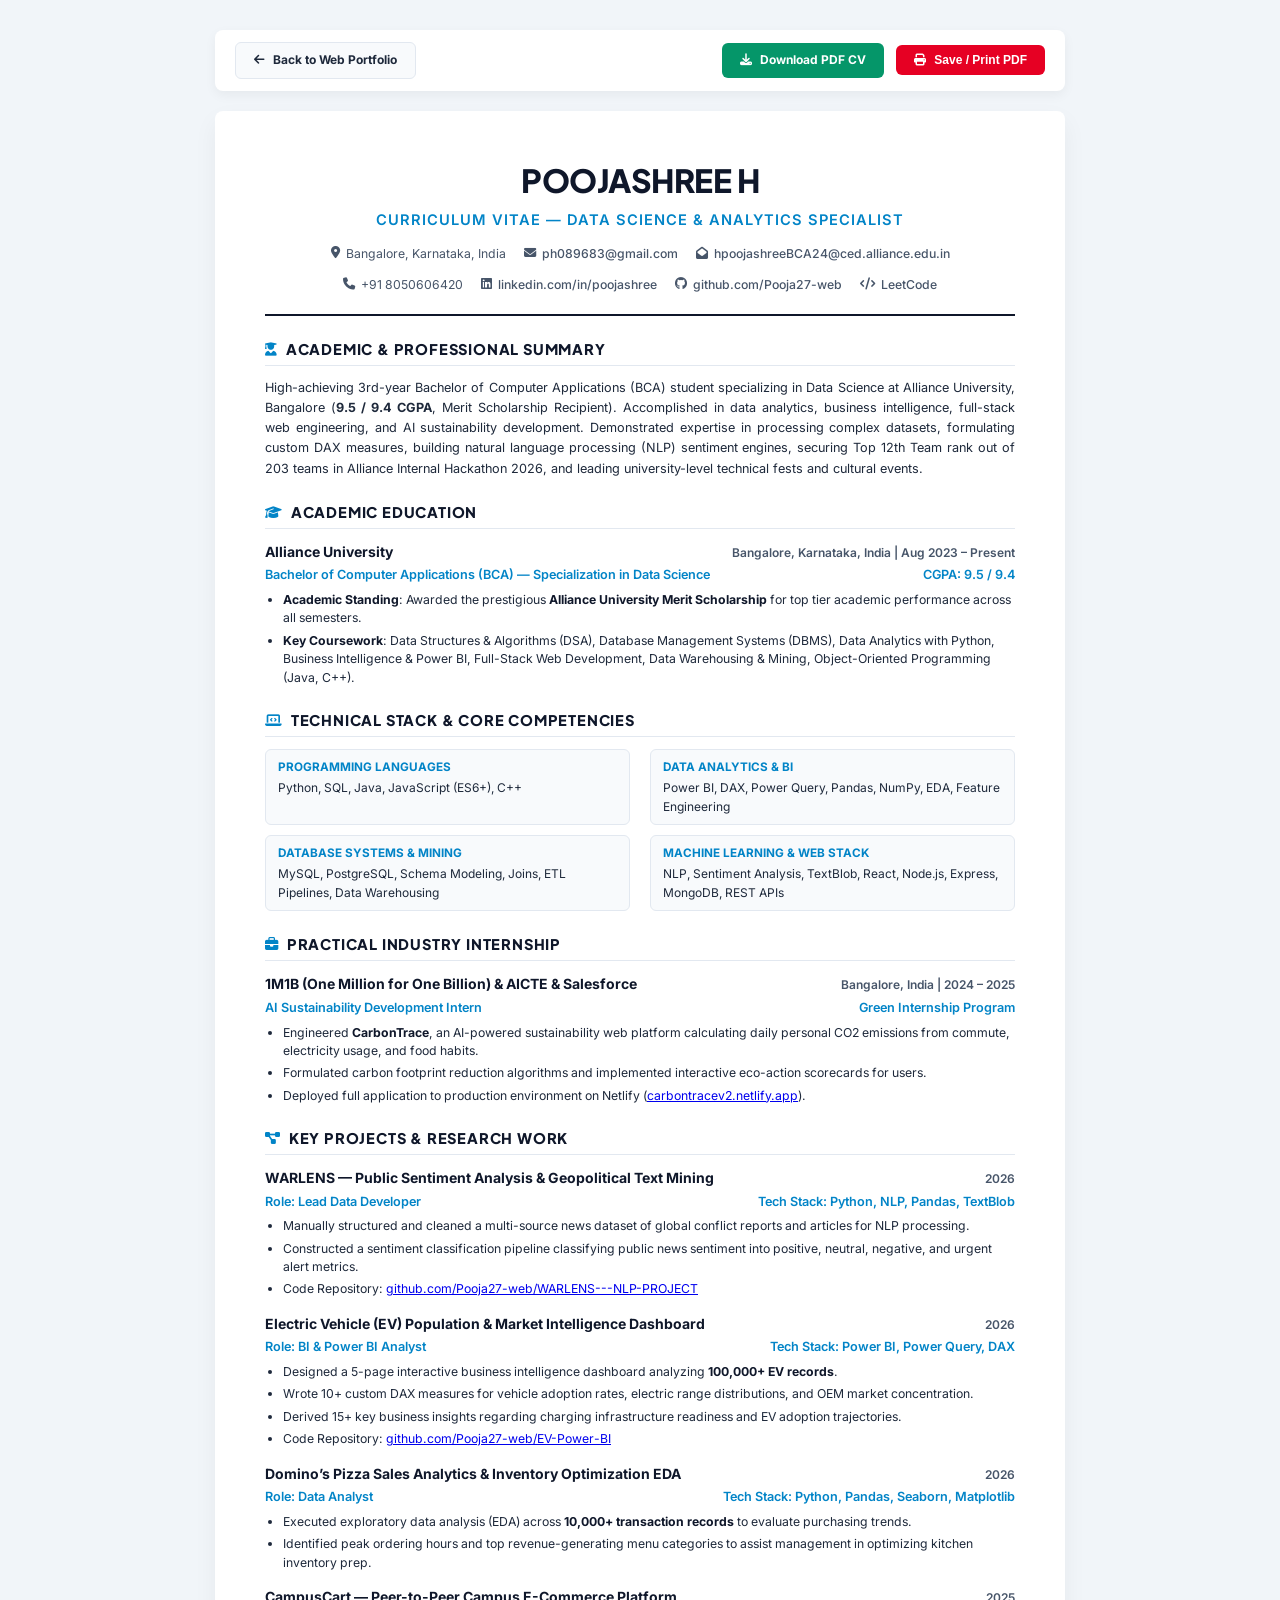
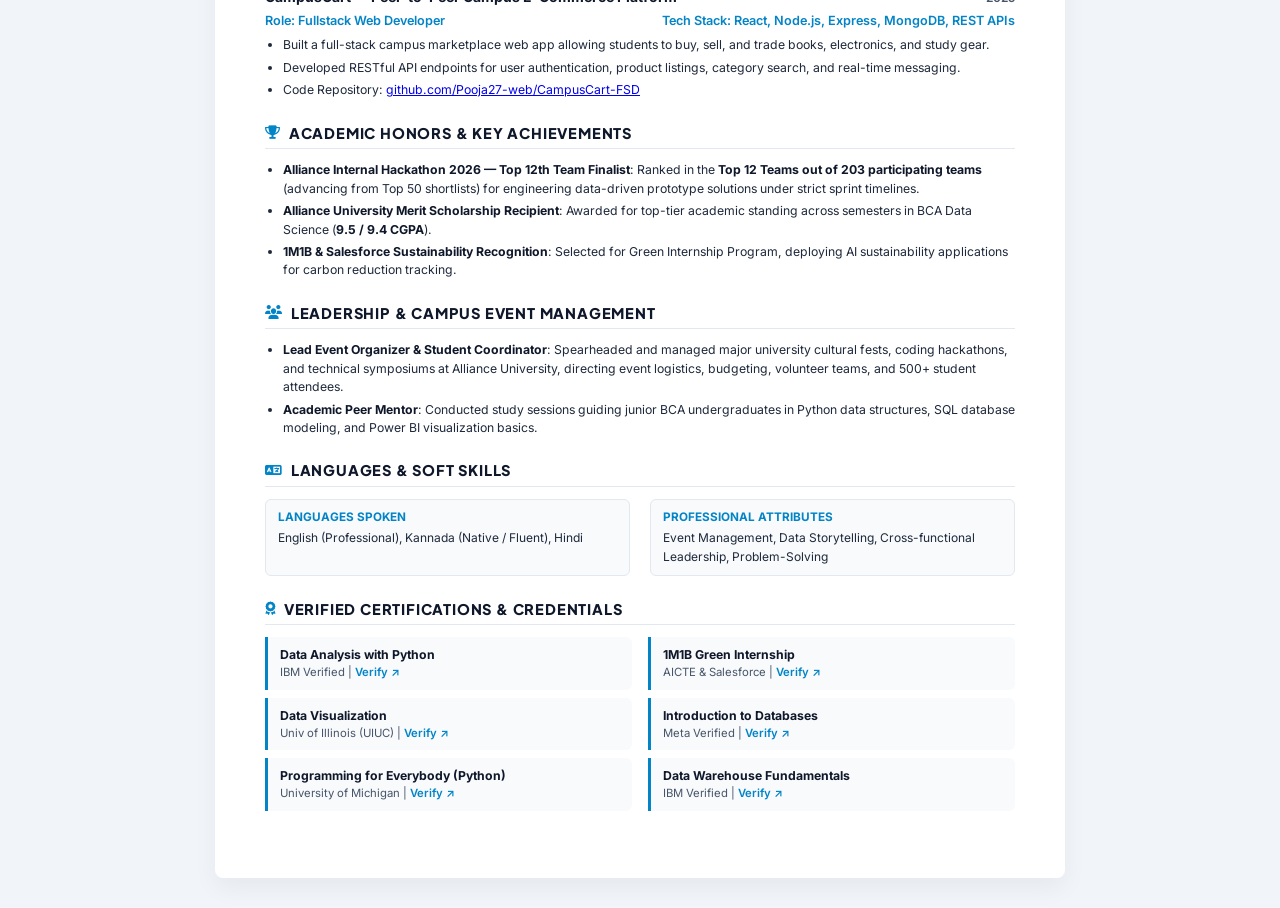
<file: cv.html>
<!DOCTYPE html>
<html lang="en">
<head>
  <meta charset="UTF-8">
  <meta name="viewport" content="width=device-width, initial-scale=1.0">
  <title>Poojashree H — Curriculum Vitae (CV)</title>
  <link rel="preconnect" href="https://fonts.googleapis.com">
  <link rel="preconnect" href="https://fonts.gstatic.com" crossorigin>
  <link href="https://fonts.googleapis.com/css2?family=Plus+Jakarta+Sans:wght@400;500;600;700;800&family=Inter:wght@400;500;600;700&display=swap" rel="stylesheet">
  <link rel="stylesheet" href="https://cdnjs.cloudflare.com/ajax/libs/font-awesome/6.4.0/css/all.min.css">
  <style>
    :root {
      --primary: #0F172A;
      --accent: #0284C7;
      --text: #1E293B;
      --muted: #475569;
      --bg-subtle: #F8FAFC;
      --border: #E2E8F0;
    }

    * { box-sizing: border-box; margin: 0; padding: 0; }

    body {
      font-family: 'Inter', system-ui, -apple-system, sans-serif;
      color: var(--text);
      background-color: #F1F5F9;
      line-height: 1.55;
      font-size: 9.5pt;
      padding: 30px 15px;
    }

    .cv-container {
      max-width: 850px;
      margin: 0 auto;
      background: #FFFFFF;
      padding: 45px 50px;
      border-radius: 8px;
      box-shadow: 0 10px 25px rgba(0, 0, 0, 0.05);
    }

    /* HEADER */
    .cv-header {
      border-bottom: 2px solid var(--primary);
      padding-bottom: 20px;
      margin-bottom: 22px;
      text-align: center;
    }

    .cv-name {
      font-family: 'Plus Jakarta Sans', sans-serif;
      font-size: 24pt;
      font-weight: 800;
      letter-spacing: -0.5px;
      color: var(--primary);
      text-transform: uppercase;
      margin-bottom: 4px;
    }

    .cv-subtitle {
      font-size: 11pt;
      font-weight: 600;
      color: var(--accent);
      margin-bottom: 12px;
      text-transform: uppercase;
      letter-spacing: 1px;
    }

    .cv-contact {
      display: flex;
      flex-wrap: wrap;
      justify-content: center;
      gap: 12px 18px;
      font-size: 9.2pt;
      color: var(--muted);
    }

    .cv-contact-item {
      display: flex;
      align-items: center;
      gap: 6px;
    }

    .cv-contact-item a {
      color: var(--muted);
      text-decoration: none;
      font-weight: 500;
    }

    .cv-contact-item a:hover {
      color: var(--accent);
    }

    /* SECTIONS */
    .section {
      margin-bottom: 22px;
    }

    .section-title {
      font-family: 'Plus Jakarta Sans', sans-serif;
      font-size: 11pt;
      font-weight: 800;
      color: var(--primary);
      text-transform: uppercase;
      letter-spacing: 0.8px;
      border-bottom: 1.5px solid var(--border);
      padding-bottom: 4px;
      margin-bottom: 12px;
      display: flex;
      align-items: center;
      gap: 8px;
    }

    .section-title i {
      color: var(--accent);
      font-size: 10pt;
    }

    /* SUMMARY */
    .summary-text {
      font-size: 9.5pt;
      color: var(--text);
      text-align: justify;
      line-height: 1.6;
    }

    /* EDUCATION & JOBS */
    .item-block {
      margin-bottom: 14px;
    }

    .item-header {
      display: flex;
      justify-content: space-between;
      align-items: baseline;
      margin-bottom: 3px;
    }

    .item-title {
      font-weight: 700;
      font-size: 10.5pt;
      color: var(--primary);
    }

    .item-location-date {
      font-size: 9pt;
      font-weight: 600;
      color: var(--muted);
    }

    .item-sub {
      display: flex;
      justify-content: space-between;
      font-size: 9.5pt;
      font-weight: 600;
      color: var(--accent);
      margin-bottom: 6px;
    }

    .bullet-list {
      list-style-type: disc;
      padding-left: 18px;
      font-size: 9.2pt;
      color: var(--text);
    }

    .bullet-list li {
      margin-bottom: 4px;
      line-height: 1.5;
    }

    .bullet-list li strong {
      color: var(--primary);
    }

    /* SKILLS GRID */
    .skills-grid {
      display: grid;
      grid-template-columns: 1fr 1fr;
      gap: 10px 20px;
    }

    .skill-cat {
      background: var(--bg-subtle);
      border: 1px solid var(--border);
      border-radius: 6px;
      padding: 8px 12px;
    }

    .skill-cat-title {
      font-size: 8.8pt;
      font-weight: 700;
      color: var(--accent);
      text-transform: uppercase;
      margin-bottom: 3px;
    }

    .skill-cat-body {
      font-size: 9pt;
      color: var(--text);
    }

    /* CERTS LIST */
    .certs-grid {
      display: grid;
      grid-template-columns: 1fr 1fr;
      gap: 8px 16px;
    }

    .cert-item {
      background: var(--bg-subtle);
      border-left: 3px solid var(--accent);
      padding: 8px 12px;
      border-radius: 0 6px 6px 0;
    }

    .cert-item-name {
      font-weight: 700;
      font-size: 9.2pt;
      color: var(--primary);
    }

    .cert-item-issuer {
      font-size: 8.5pt;
      color: var(--muted);
    }

    .cert-item a {
      color: var(--accent);
      text-decoration: none;
      font-weight: 600;
    }

    /* ACTION BAR */
    .no-print-bar {
      max-width: 850px;
      margin: 0 auto 20px auto;
      display: flex;
      justify-content: space-between;
      align-items: center;
      background: #FFFFFF;
      padding: 12px 20px;
      border-radius: 8px;
      box-shadow: 0 4px 12px rgba(0, 0, 0, 0.05);
    }

    .back-btn, .print-btn {
      display: inline-flex;
      align-items: center;
      gap: 8px;
      padding: 8px 18px;
      border-radius: 6px;
      font-weight: 700;
      font-size: 9pt;
      cursor: pointer;
      text-decoration: none;
      transition: all 0.2s ease;
    }

    .back-btn {
      background: var(--bg-subtle);
      border: 1px solid var(--border);
      color: var(--text);
    }

    .print-btn {
      background: #E60023;
      color: #FFFFFF;
      border: none;
    }

    .print-btn:hover {
      background: #CC001F;
    }

    /* PRINT STYLES */
    @media print {
      body {
        background: white;
        padding: 0;
      }
      .no-print-bar {
        display: none;
      }
      .cv-container {
        box-shadow: none;
        padding: 0;
        max-width: 100%;
      }
      @page {
        margin: 12mm 15mm;
      }
    }
  </style>
</head>
<body>

  <!-- Top Action Bar for web visitors -->
  <div class="no-print-bar">
    <a href="index.html" class="back-btn"><i class="fa-solid fa-arrow-left"></i> Back to Web Portfolio</a>
    <div>
      <a href="assets/Poojashree_H_Curriculum_Vitae.pdf" download class="back-btn" style="background:#059669; color:white; border:none; margin-right:8px;"><i class="fa-solid fa-download"></i> Download PDF CV</a>
      <button onclick="window.print()" class="print-btn"><i class="fa-solid fa-print"></i> Save / Print PDF</button>
    </div>
  </div>

  <div class="cv-container">
    
    <!-- HEADER -->
    <header class="cv-header">
      <h1 class="cv-name">Poojashree H</h1>
      <div class="cv-subtitle">Curriculum Vitae — Data Science & Analytics Specialist</div>
      <div class="cv-contact">
        <div class="cv-contact-item"><i class="fa-solid fa-location-dot"></i> Bangalore, Karnataka, India</div>
        <div class="cv-contact-item"><i class="fa-solid fa-envelope"></i> <a href="mailto:ph089683@gmail.com">ph089683@gmail.com</a></div>
        <div class="cv-contact-item"><i class="fa-solid fa-envelope-open"></i> <a href="mailto:hpoojashreeBCA24@ced.alliance.edu.in">hpoojashreeBCA24@ced.alliance.edu.in</a></div>
        <div class="cv-contact-item"><i class="fa-solid fa-phone"></i> +91 8050606420</div>
        <div class="cv-contact-item"><i class="fa-brands fa-linkedin"></i> <a href="https://www.linkedin.com/in/poojashree-harish-kumar-493073258/" target="_blank">linkedin.com/in/poojashree</a></div>
        <div class="cv-contact-item"><i class="fa-brands fa-github"></i> <a href="https://github.com/Pooja27-web" target="_blank">github.com/Pooja27-web</a></div>
        <div class="cv-contact-item"><i class="fa-solid fa-code"></i> <a href="https://leetcode.com/u/JAPOO_WEB_CODE/" target="_blank">LeetCode</a></div>
      </div>
    </header>

    <!-- EXECUTIVE SUMMARY -->
    <section class="section">
      <h2 class="section-title"><i class="fa-solid fa-user-graduate"></i> Academic & Professional Summary</h2>
      <p class="summary-text">
        High-achieving 3rd-year Bachelor of Computer Applications (BCA) student specializing in Data Science at Alliance University, Bangalore (<strong>9.5 / 9.4 CGPA</strong>, Merit Scholarship Recipient). Accomplished in data analytics, business intelligence, full-stack web engineering, and AI sustainability development. Demonstrated expertise in processing complex datasets, formulating custom DAX measures, building natural language processing (NLP) sentiment engines, securing Top 12th Team rank out of 203 teams in Alliance Internal Hackathon 2026, and leading university-level technical fests and cultural events.
      </p>
    </section>

    <!-- EDUCATION -->
    <section class="section">
      <h2 class="section-title"><i class="fa-solid fa-graduation-cap"></i> Academic Education</h2>
      <div class="item-block">
        <div class="item-header">
          <span class="item-title">Alliance University</span>
          <span class="item-location-date">Bangalore, Karnataka, India | Aug 2023 – Present</span>
        </div>
        <div class="item-sub">
          <span>Bachelor of Computer Applications (BCA) — Specialization in Data Science</span>
          <span>CGPA: 9.5 / 9.4</span>
        </div>
        <ul class="bullet-list">
          <li><strong>Academic Standing</strong>: Awarded the prestigious <strong>Alliance University Merit Scholarship</strong> for top tier academic performance across all semesters.</li>
          <li><strong>Key Coursework</strong>: Data Structures & Algorithms (DSA), Database Management Systems (DBMS), Data Analytics with Python, Business Intelligence & Power BI, Full-Stack Web Development, Data Warehousing & Mining, Object-Oriented Programming (Java, C++).</li>
        </ul>
      </div>
    </section>

    <!-- TECHNICAL SKILLS & STACK -->
    <section class="section">
      <h2 class="section-title"><i class="fa-solid fa-laptop-code"></i> Technical Stack & Core Competencies</h2>
      <div class="skills-grid">
        <div class="skill-cat">
          <div class="skill-cat-title">Programming Languages</div>
          <div class="skill-cat-body">Python, SQL, Java, JavaScript (ES6+), C++</div>
        </div>
        <div class="skill-cat">
          <div class="skill-cat-title">Data Analytics & BI</div>
          <div class="skill-cat-body">Power BI, DAX, Power Query, Pandas, NumPy, EDA, Feature Engineering</div>
        </div>
        <div class="skill-cat">
          <div class="skill-cat-title">Database Systems & Mining</div>
          <div class="skill-cat-body">MySQL, PostgreSQL, Schema Modeling, Joins, ETL Pipelines, Data Warehousing</div>
        </div>
        <div class="skill-cat">
          <div class="skill-cat-title">Machine Learning & Web Stack</div>
          <div class="skill-cat-body">NLP, Sentiment Analysis, TextBlob, React, Node.js, Express, MongoDB, REST APIs</div>
        </div>
      </div>
    </section>

    <!-- INTERNSHIP EXPERIENCE -->
    <section class="section">
      <h2 class="section-title"><i class="fa-solid fa-briefcase"></i> Practical Industry Internship</h2>
      <div class="item-block">
        <div class="item-header">
          <span class="item-title">1M1B (One Million for One Billion) & AICTE & Salesforce</span>
          <span class="item-location-date">Bangalore, India | 2024 – 2025</span>
        </div>
        <div class="item-sub">
          <span>AI Sustainability Development Intern</span>
          <span>Green Internship Program</span>
        </div>
        <ul class="bullet-list">
          <li>Engineered <strong>CarbonTrace</strong>, an AI-powered sustainability web platform calculating daily personal CO2 emissions from commute, electricity usage, and food habits.</li>
          <li>Formulated carbon footprint reduction algorithms and implemented interactive eco-action scorecards for users.</li>
          <li>Deployed full application to production environment on Netlify (<a href="https://carbontracev2.netlify.app/" target="_blank">carbontracev2.netlify.app</a>).</li>
        </ul>
      </div>
    </section>

    <!-- PROJECTS & ANALYTICAL RESEARCH -->
    <section class="section">
      <h2 class="section-title"><i class="fa-solid fa-diagram-project"></i> Key Projects & Research Work</h2>

      <div class="item-block">
        <div class="item-header">
          <span class="item-title">WARLENS — Public Sentiment Analysis & Geopolitical Text Mining</span>
          <span class="item-location-date">2026</span>
        </div>
        <div class="item-sub">
          <span>Role: Lead Data Developer</span>
          <span>Tech Stack: Python, NLP, Pandas, TextBlob</span>
        </div>
        <ul class="bullet-list">
          <li>Manually structured and cleaned a multi-source news dataset of global conflict reports and articles for NLP processing.</li>
          <li>Constructed a sentiment classification pipeline classifying public news sentiment into positive, neutral, negative, and urgent alert metrics.</li>
          <li>Code Repository: <a href="https://github.com/Pooja27-web/WARLENS---NLP-PROJECT" target="_blank">github.com/Pooja27-web/WARLENS---NLP-PROJECT</a></li>
        </ul>
      </div>

      <div class="item-block">
        <div class="item-header">
          <span class="item-title">Electric Vehicle (EV) Population & Market Intelligence Dashboard</span>
          <span class="item-location-date">2026</span>
        </div>
        <div class="item-sub">
          <span>Role: BI & Power BI Analyst</span>
          <span>Tech Stack: Power BI, Power Query, DAX</span>
        </div>
        <ul class="bullet-list">
          <li>Designed a 5-page interactive business intelligence dashboard analyzing <strong>100,000+ EV records</strong>.</li>
          <li>Wrote 10+ custom DAX measures for vehicle adoption rates, electric range distributions, and OEM market concentration.</li>
          <li>Derived 15+ key business insights regarding charging infrastructure readiness and EV adoption trajectories.</li>
          <li>Code Repository: <a href="https://github.com/Pooja27-web/Electric-Vehicle-Population-Data--Power-BI-" target="_blank">github.com/Pooja27-web/EV-Power-BI</a></li>
        </ul>
      </div>

      <div class="item-block">
        <div class="item-header">
          <span class="item-title">Domino’s Pizza Sales Analytics & Inventory Optimization EDA</span>
          <span class="item-location-date">2026</span>
        </div>
        <div class="item-sub">
          <span>Role: Data Analyst</span>
          <span>Tech Stack: Python, Pandas, Seaborn, Matplotlib</span>
        </div>
        <ul class="bullet-list">
          <li>Executed exploratory data analysis (EDA) across <strong>10,000+ transaction records</strong> to evaluate purchasing trends.</li>
          <li>Identified peak ordering hours and top revenue-generating menu categories to assist management in optimizing kitchen inventory prep.</li>
        </ul>
      </div>

      <div class="item-block">
        <div class="item-header">
          <span class="item-title">CampusCart — Peer-to-Peer Campus E-Commerce Platform</span>
          <span class="item-location-date">2025</span>
        </div>
        <div class="item-sub">
          <span>Role: Fullstack Web Developer</span>
          <span>Tech Stack: React, Node.js, Express, MongoDB, REST APIs</span>
        </div>
        <ul class="bullet-list">
          <li>Built a full-stack campus marketplace web app allowing students to buy, sell, and trade books, electronics, and study gear.</li>
          <li>Developed RESTful API endpoints for user authentication, product listings, category search, and real-time messaging.</li>
          <li>Code Repository: <a href="https://github.com/Pooja27-web/CampusCart-FSD" target="_blank">github.com/Pooja27-web/CampusCart-FSD</a></li>
        </ul>
      </div>

    </section>

    <!-- HONORS & ACADEMIC ACHIEVEMENTS -->
    <section class="section">
      <h2 class="section-title"><i class="fa-solid fa-trophy"></i> Academic Honors & Key Achievements</h2>
      <ul class="bullet-list">
        <li><strong>Alliance Internal Hackathon 2026 — Top 12th Team Finalist</strong>: Ranked in the <strong>Top 12 Teams out of 203 participating teams</strong> (advancing from Top 50 shortlists) for engineering data-driven prototype solutions under strict sprint timelines.</li>
        <li><strong>Alliance University Merit Scholarship Recipient</strong>: Awarded for top-tier academic standing across semesters in BCA Data Science (<strong>9.5 / 9.4 CGPA</strong>).</li>
        <li><strong>1M1B & Salesforce Sustainability Recognition</strong>: Selected for Green Internship Program, deploying AI sustainability applications for carbon reduction tracking.</li>
      </ul>
    </section>

    <!-- LEADERSHIP & CO-CURRICULAR -->
    <section class="section">
      <h2 class="section-title"><i class="fa-solid fa-users"></i> Leadership & Campus Event Management</h2>
      <ul class="bullet-list">
        <li><strong>Lead Event Organizer & Student Coordinator</strong>: Spearheaded and managed major university cultural fests, coding hackathons, and technical symposiums at Alliance University, directing event logistics, budgeting, volunteer teams, and 500+ student attendees.</li>
        <li><strong>Academic Peer Mentor</strong>: Conducted study sessions guiding junior BCA undergraduates in Python data structures, SQL database modeling, and Power BI visualization basics.</li>
      </ul>
    </section>

    <!-- LANGUAGES & PERSONAL COMPETENCIES -->
    <section class="section">
      <h2 class="section-title"><i class="fa-solid fa-language"></i> Languages & Soft Skills</h2>
      <div class="skills-grid">
        <div class="skill-cat">
          <div class="skill-cat-title">Languages Spoken</div>
          <div class="skill-cat-body">English (Professional), Kannada (Native / Fluent), Hindi</div>
        </div>
        <div class="skill-cat">
          <div class="skill-cat-title">Professional Attributes</div>
          <div class="skill-cat-body">Event Management, Data Storytelling, Cross-functional Leadership, Problem-Solving</div>
        </div>
      </div>
    </section>

    <!-- CERTIFICATIONS GALLERY -->
    <section class="section">
      <h2 class="section-title"><i class="fa-solid fa-award"></i> Verified Certifications & Credentials</h2>
      <div class="certs-grid">
        <div class="cert-item">
          <div class="cert-item-name">Data Analysis with Python</div>
          <div class="cert-item-issuer">IBM Verified | <a href="https://drive.google.com/file/d/1szQf0UYedSyGQvqtkGYZeWidbWFXowff/view?usp=sharing" target="_blank">Verify ↗</a></div>
        </div>
        <div class="cert-item">
          <div class="cert-item-name">1M1B Green Internship</div>
          <div class="cert-item-issuer">AICTE & Salesforce | <a href="https://drive.google.com/file/d/1_i7dfl61YzNl55rB3zCdNlJZaTsBYxIO/view?usp=sharing" target="_blank">Verify ↗</a></div>
        </div>
        <div class="cert-item">
          <div class="cert-item-name">Data Visualization</div>
          <div class="cert-item-issuer">Univ of Illinois (UIUC) | <a href="https://coursera.org/share/6212edd8b0e869bb4ef5cf46ab9398d5" target="_blank">Verify ↗</a></div>
        </div>
        <div class="cert-item">
          <div class="cert-item-name">Introduction to Databases</div>
          <div class="cert-item-issuer">Meta Verified | <a href="https://drive.google.com/file/d/1i7wUnd2KhPNAuzYLe9OFiE3HSS8W0gqe/view?usp=sharing" target="_blank">Verify ↗</a></div>
        </div>
        <div class="cert-item">
          <div class="cert-item-name">Programming for Everybody (Python)</div>
          <div class="cert-item-issuer">University of Michigan | <a href="https://coursera.org/share/b0cf48a02892358c4c31a46ca734e06a" target="_blank">Verify ↗</a></div>
        </div>
        <div class="cert-item">
          <div class="cert-item-name">Data Warehouse Fundamentals</div>
          <div class="cert-item-issuer">IBM Verified | <a href="https://www.coursera.org/account/accomplishments/certificate/Q9G4VKRBZ4YW" target="_blank">Verify ↗</a></div>
        </div>
      </div>
    </section>

  </div>

</body>
</html>
</file>
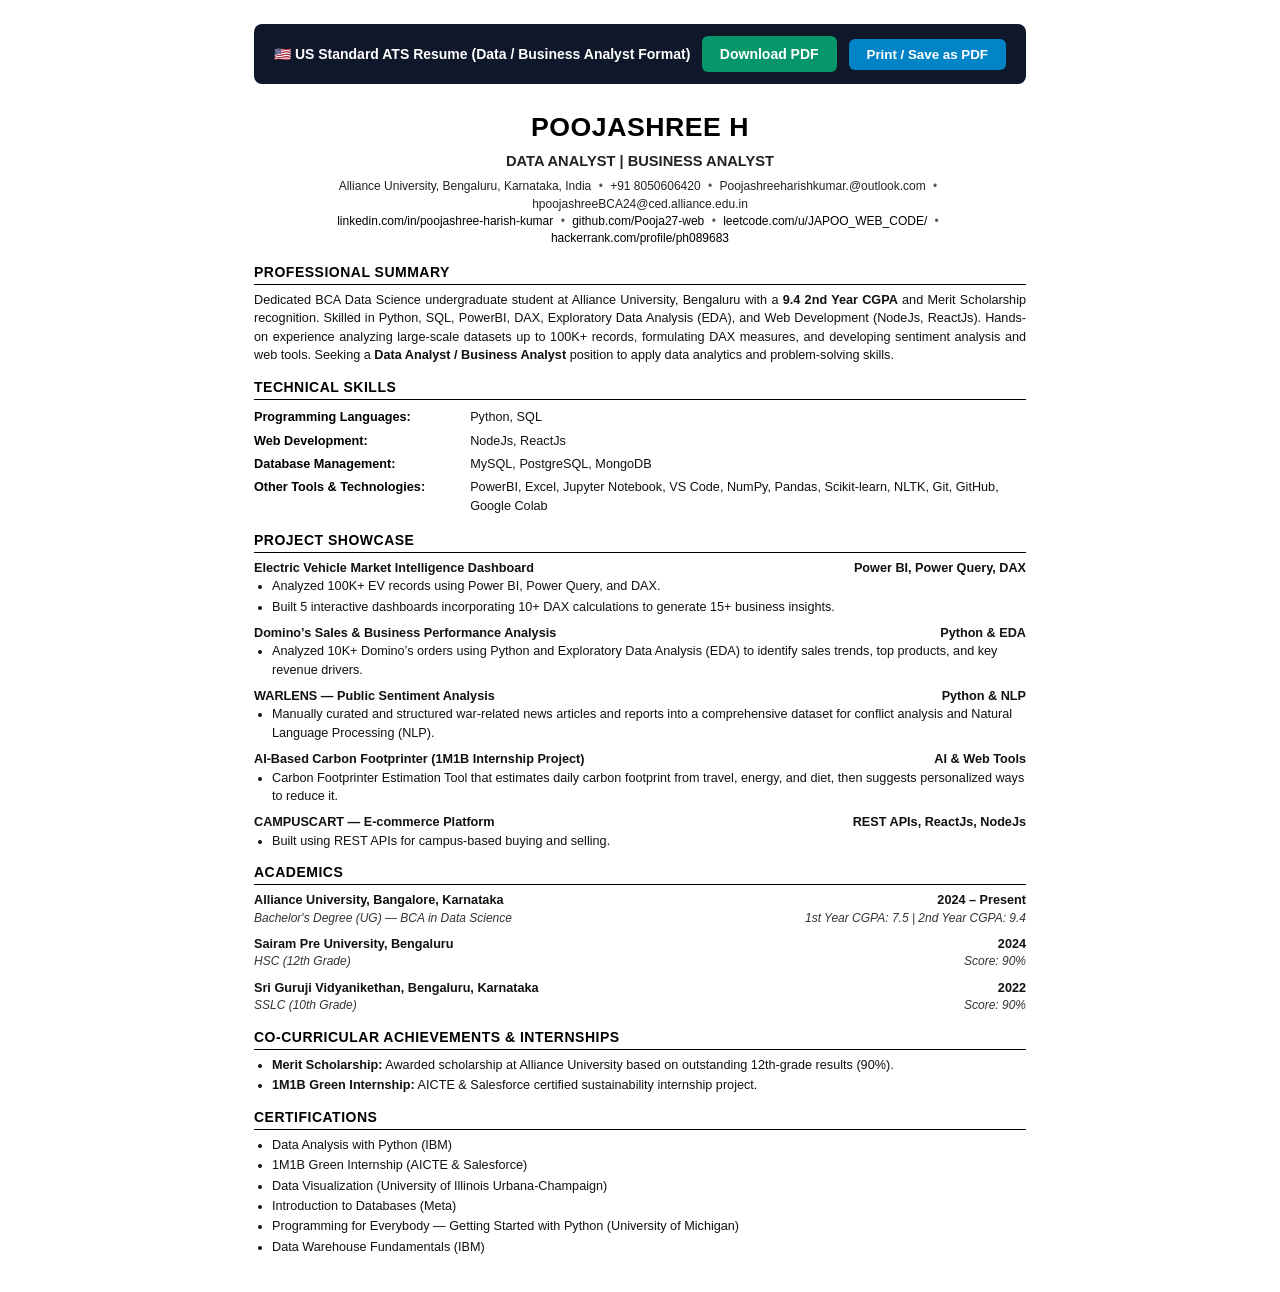
<file: Poojashree_H_American_ATS_Resume.html>
<!DOCTYPE html>
<html lang="en">
<head>
  <meta charset="UTF-8">
  <meta name="viewport" content="width=device-width, initial-scale=1.0">
  <title>Poojashree H - Data Analyst / Business Analyst Resume (US ATS Format)</title>
  <style>
    /* ==========================================================================
       AMERICAN ATS STANDARD RESUME FORMAT (EXACT PDF PROFILE MATCH)
       ========================================================================== */
    @page { size: letter; margin: 0.6in; }
    
    * { margin: 0; padding: 0; box-sizing: border-box; }
    
    body {
      font-family: Arial, "Helvetica Neue", Helvetica, sans-serif;
      color: #111111;
      background: #FFFFFF;
      line-height: 1.45;
      font-size: 10pt;
      padding: 24px;
      max-width: 820px;
      margin: 0 auto;
    }

    @media print {
      body { padding: 0; width: 100%; }
      .no-print { display: none !important; }
    }

    .top-action-bar {
      background: #0F172A;
      color: #FFFFFF;
      padding: 12px 20px;
      border-radius: 8px;
      margin-bottom: 24px;
      display: flex;
      justify-content: space-between;
      align-items: center;
      font-family: Arial, sans-serif;
      font-size: 14px;
    }

    .btn-print {
      background: #0284C7;
      color: white;
      border: none;
      padding: 8px 18px;
      border-radius: 6px;
      font-weight: bold;
      cursor: pointer;
    }

    /* Header */
    .header { text-align: center; margin-bottom: 14px; }
    .name { font-size: 20pt; font-weight: bold; text-transform: uppercase; letter-spacing: 0.5px; color: #000000; margin-bottom: 4px; }
    .target-title { font-size: 11pt; font-weight: bold; color: #222222; margin-bottom: 6px; text-transform: uppercase; }
    .contact-line { font-size: 9pt; color: #222222; }
    .contact-line a { color: #000000; text-decoration: none; }
    .sep { margin: 0 4px; color: #555555; }

    /* Section Headings */
    .section { margin-bottom: 12px; }
    .section-header {
      font-size: 10.5pt;
      font-weight: bold;
      text-transform: uppercase;
      border-bottom: 1.5px solid #000000;
      padding-bottom: 2px;
      margin-bottom: 6px;
      letter-spacing: 0.5px;
      color: #000000;
    }

    /* Summary */
    .summary-p { font-size: 9.5pt; text-align: justify; color: #111111; }

    /* Skills Table */
    .skills-table { width: 100%; border-collapse: collapse; font-size: 9.5pt; }
    .skills-table td { padding: 2.5px 0; vertical-align: top; }
    .skill-cat { font-weight: bold; width: 28%; color: #000000; }

    /* Entries */
    .entry { margin-bottom: 8px; }
    .entry-header { display: flex; justify-content: space-between; font-weight: bold; font-size: 9.5pt; }
    .entry-sub { display: flex; justify-content: space-between; font-style: italic; font-size: 9pt; color: #333333; margin-bottom: 2px; }
    .bullets { margin-left: 18px; font-size: 9.5pt; }
    .bullets li { margin-bottom: 2px; }

    .cert-list { font-size: 9.5pt; margin-left: 18px; }
    .cert-list li { margin-bottom: 2px; }
  </style>
</head>
<body>

  <!-- Print Instruction Bar -->
  <div class="top-action-bar no-print">
    <span>🇺🇸 <strong>US Standard ATS Resume (Data / Business Analyst Format)</strong></span>
    <div>
      <a href="assets/Poojashree_H_American_ATS_Resume.pdf" download class="btn-print" style="text-decoration:none; display:inline-block; margin-right:8px; background:#059669;">Download PDF</a>
      <button class="btn-print" onclick="window.print()">Print / Save as PDF</button>
    </div>
  </div>

  <!-- Header Section -->
  <header class="header">
    <h1 class="name">Poojashree H</h1>
    <div class="target-title">Data Analyst | Business Analyst</div>
    <div class="contact-line">
      Alliance University, Bengaluru, Karnataka, India <span class="sep">•</span> 
      +91 8050606420 <span class="sep">•</span> 
      Poojashreeharishkumar.@outlook.com <span class="sep">•</span> 
      hpoojashreeBCA24@ced.alliance.edu.in <br>
      <a href="https://linkedin.com/in/poojashree-harish-kumar" target="_blank">linkedin.com/in/poojashree-harish-kumar</a> <span class="sep">•</span>
      <a href="https://github.com/Pooja27-web" target="_blank">github.com/Pooja27-web</a> <span class="sep">•</span>
      <a href="https://leetcode.com/u/JAPOO_WEB_CODE/" target="_blank">leetcode.com/u/JAPOO_WEB_CODE/</a> <span class="sep">•</span>
      <a href="https://www.hackerrank.com/profile/ph089683" target="_blank">hackerrank.com/profile/ph089683</a>
    </div>
  </header>

  <!-- Professional Summary -->
  <section class="section">
    <h2 class="section-header">Professional Summary</h2>
    <p class="summary-p">
      Dedicated BCA Data Science undergraduate student at Alliance University, Bengaluru with a <strong>9.4 2nd Year CGPA</strong> and Merit Scholarship recognition. Skilled in Python, SQL, PowerBI, DAX, Exploratory Data Analysis (EDA), and Web Development (NodeJs, ReactJs). Hands-on experience analyzing large-scale datasets up to 100K+ records, formulating DAX measures, and developing sentiment analysis and web tools. Seeking a <strong>Data Analyst / Business Analyst</strong> position to apply data analytics and problem-solving skills.
    </p>
  </section>

  <!-- Technical Skills -->
  <section class="section">
    <h2 class="section-header">Technical Skills</h2>
    <table class="skills-table">
      <tr>
        <td class="skill-cat">Programming Languages:</td>
        <td>Python, SQL</td>
      </tr>
      <tr>
        <td class="skill-cat">Web Development:</td>
        <td>NodeJs, ReactJs</td>
      </tr>
      <tr>
        <td class="skill-cat">Database Management:</td>
        <td>MySQL, PostgreSQL, MongoDB</td>
      </tr>
      <tr>
        <td class="skill-cat">Other Tools & Technologies:</td>
        <td>PowerBI, Excel, Jupyter Notebook, VS Code, NumPy, Pandas, Scikit-learn, NLTK, Git, GitHub, Google Colab</td>
      </tr>
    </table>
  </section>

  <!-- Project Showcase -->
  <section class="section">
    <h2 class="section-header">Project Showcase</h2>

    <!-- Project 1 -->
    <div class="entry">
      <div class="entry-header">
        <span>Electric Vehicle Market Intelligence Dashboard</span>
        <span>Power BI, Power Query, DAX</span>
      </div>
      <ul class="bullets">
        <li>Analyzed 100K+ EV records using Power BI, Power Query, and DAX.</li>
        <li>Built 5 interactive dashboards incorporating 10+ DAX calculations to generate 15+ business insights.</li>
      </ul>
    </div>

    <!-- Project 2 -->
    <div class="entry">
      <div class="entry-header">
        <span>Domino’s Sales & Business Performance Analysis</span>
        <span>Python & EDA</span>
      </div>
      <ul class="bullets">
        <li>Analyzed 10K+ Domino’s orders using Python and Exploratory Data Analysis (EDA) to identify sales trends, top products, and key revenue drivers.</li>
      </ul>
    </div>

    <!-- Project 3 -->
    <div class="entry">
      <div class="entry-header">
        <span>WARLENS — Public Sentiment Analysis</span>
        <span>Python & NLP</span>
      </div>
      <ul class="bullets">
        <li>Manually curated and structured war-related news articles and reports into a comprehensive dataset for conflict analysis and Natural Language Processing (NLP).</li>
      </ul>
    </div>

    <!-- Project 4 -->
    <div class="entry">
      <div class="entry-header">
        <span>AI-Based Carbon Footprinter (1M1B Internship Project)</span>
        <span>AI & Web Tools</span>
      </div>
      <ul class="bullets">
        <li>Carbon Footprinter Estimation Tool that estimates daily carbon footprint from travel, energy, and diet, then suggests personalized ways to reduce it.</li>
      </ul>
    </div>

    <!-- Project 5 -->
    <div class="entry">
      <div class="entry-header">
        <span>CAMPUSCART — E-commerce Platform</span>
        <span>REST APIs, ReactJs, NodeJs</span>
      </div>
      <ul class="bullets">
        <li>Built using REST APIs for campus-based buying and selling.</li>
      </ul>
    </div>
  </section>

  <!-- Education -->
  <section class="section">
    <h2 class="section-header">Academics</h2>

    <div class="entry">
      <div class="entry-header">
        <span>Alliance University, Bangalore, Karnataka</span>
        <span>2024 – Present</span>
      </div>
      <div class="entry-sub">
        <span>Bachelor's Degree (UG) — BCA in Data Science</span>
        <span>1st Year CGPA: 7.5 | 2nd Year CGPA: 9.4</span>
      </div>
    </div>

    <div class="entry">
      <div class="entry-header">
        <span>Sairam Pre University, Bengaluru</span>
        <span>2024</span>
      </div>
      <div class="entry-sub">
        <span>HSC (12th Grade)</span>
        <span>Score: 90%</span>
      </div>
    </div>

    <div class="entry">
      <div class="entry-header">
        <span>Sri Guruji Vidyanikethan, Bengaluru, Karnataka</span>
        <span>2022</span>
      </div>
      <div class="entry-sub">
        <span>SSLC (10th Grade)</span>
        <span>Score: 90%</span>
      </div>
    </div>
  </section>

  <!-- Co-Curricular Achievements & Internships -->
  <section class="section">
    <h2 class="section-header">Co-Curricular Achievements & Internships</h2>
    <ul class="bullets">
      <li><strong>Merit Scholarship:</strong> Awarded scholarship at Alliance University based on outstanding 12th-grade results (90%).</li>
      <li><strong>1M1B Green Internship:</strong> AICTE & Salesforce certified sustainability internship project.</li>
    </ul>
  </section>

  <!-- Certifications -->
  <section class="section">
    <h2 class="section-header">Certifications</h2>
    <ul class="cert-list">
      <li>Data Analysis with Python (IBM)</li>
      <li>1M1B Green Internship (AICTE & Salesforce)</li>
      <li>Data Visualization (University of Illinois Urbana-Champaign)</li>
      <li>Introduction to Databases (Meta)</li>
      <li>Programming for Everybody — Getting Started with Python (University of Michigan)</li>
      <li>Data Warehouse Fundamentals (IBM)</li>
    </ul>
  </section>

</body>
</html>
</file>
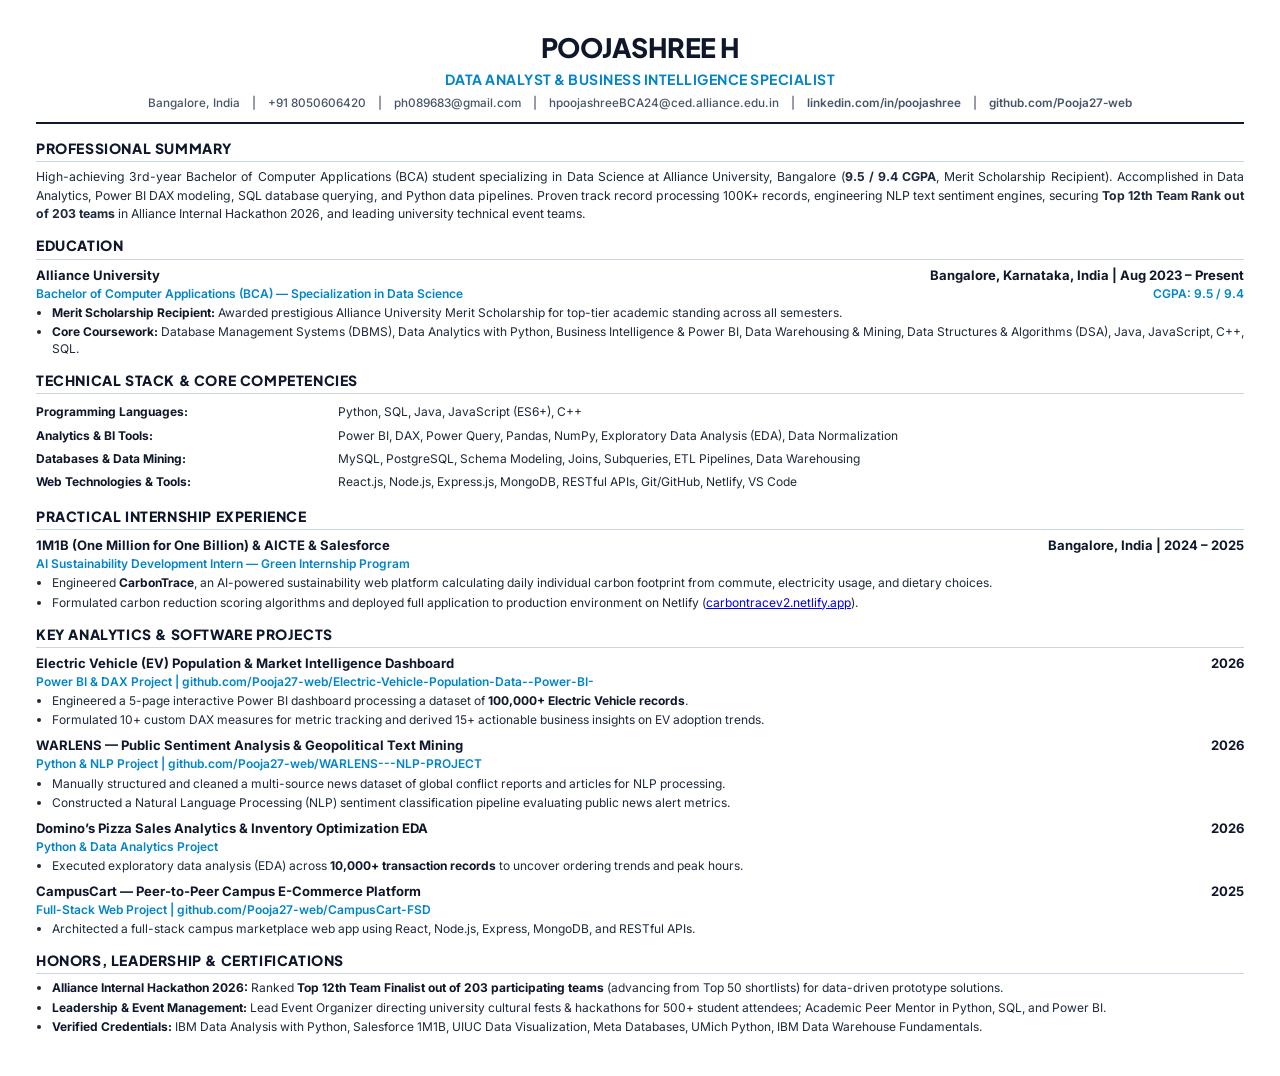
<file: resume.html>
<!DOCTYPE html>
<html lang="en">
<head>
  <meta charset="UTF-8">
  <meta name="viewport" content="width=device-width, initial-scale=1.0">
  <title>Poojashree H — Data Analyst ATS Resume</title>
  <link rel="preconnect" href="https://fonts.googleapis.com">
  <link rel="preconnect" href="https://fonts.gstatic.com" crossorigin>
  <link href="https://fonts.googleapis.com/css2?family=Plus+Jakarta+Sans:wght@400;500;600;700;800&family=Inter:wght@400;500;600;700&display=swap" rel="stylesheet">
  <style>
    :root {
      --primary: #0F172A;
      --accent: #0284C7;
      --text: #1E293B;
      --muted: #475569;
      --border: #CBD5E1;
    }
    * { box-sizing: border-box; margin: 0; padding: 0; }
    body {
      font-family: 'Inter', system-ui, -apple-system, sans-serif;
      color: var(--text);
      background-color: #FFFFFF;
      line-height: 1.45;
      font-size: 9.5pt;
      padding: 28px 36px;
    }
    
    .header { text-align: center; border-bottom: 2px solid var(--primary); padding-bottom: 10px; margin-bottom: 14px; }
    .name { font-family: 'Plus Jakarta Sans', sans-serif; font-size: 20pt; font-weight: 800; text-transform: uppercase; letter-spacing: -0.5px; color: var(--primary); }
    .role-title { font-family: 'Plus Jakarta Sans', sans-serif; font-size: 10.5pt; font-weight: 700; color: var(--accent); text-transform: uppercase; margin: 2px 0 6px 0; letter-spacing: 0.5px; }
    .contact-bar { font-size: 8.8pt; color: var(--muted); display: flex; flex-wrap: wrap; justify-content: center; gap: 6px 12px; font-weight: 500; }
    .contact-bar a { color: var(--muted); text-decoration: none; font-weight: 600; }
    .contact-bar a:hover { color: var(--accent); }

    .section { margin-bottom: 12px; }
    .section-title {
      font-family: 'Plus Jakarta Sans', sans-serif;
      font-size: 10.5pt;
      font-weight: 800;
      color: var(--primary);
      text-transform: uppercase;
      letter-spacing: 0.6px;
      border-bottom: 1.5px solid var(--border);
      padding-bottom: 3px;
      margin-bottom: 6px;
    }

    .summary-text { font-size: 9.2pt; color: var(--text); text-align: justify; line-height: 1.5; }

    .item { margin-bottom: 7px; }
    .item-header { display: flex; justify-content: space-between; font-weight: 700; font-size: 9.8pt; color: var(--primary); }
    .item-sub { display: flex; justify-content: space-between; font-size: 9pt; font-weight: 600; color: var(--accent); margin-bottom: 3px; }

    .bullets { list-style-type: disc; padding-left: 16px; font-size: 9pt; color: var(--text); }
    .bullets li { margin-bottom: 2.5px; line-height: 1.4; }
    .bullets li strong { color: var(--primary); }

    .skills-table { width: 100%; border-collapse: collapse; font-size: 9pt; }
    .skills-table td { padding: 3px 0; vertical-align: top; }
    .skills-table td.lbl { font-weight: 700; color: var(--primary); width: 25%; }

    @page { size: letter; margin: 10mm 12mm; }
    @media print {
      body { padding: 0; background: white; }
    }
  </style>
</head>
<body>

  <header class="header">
    <h1 class="name">Poojashree H</h1>
    <div class="role-title">Data Analyst & Business Intelligence Specialist</div>
    <div class="contact-bar">
      <span>Bangalore, India</span> |
      <span>+91 8050606420</span> |
      <span>ph089683@gmail.com</span> |
      <span>hpoojashreeBCA24@ced.alliance.edu.in</span> |
      <a href="https://www.linkedin.com/in/poojashree-harish-kumar-493073258/" target="_blank">linkedin.com/in/poojashree</a> |
      <a href="https://github.com/Pooja27-web" target="_blank">github.com/Pooja27-web</a>
    </div>
  </header>

  <!-- PROFESSIONAL SUMMARY -->
  <section class="section">
    <div class="section-title">Professional Summary</div>
    <p class="summary-text">
      High-achieving 3rd-year Bachelor of Computer Applications (BCA) student specializing in Data Science at Alliance University, Bangalore (<strong>9.5 / 9.4 CGPA</strong>, Merit Scholarship Recipient). Accomplished in Data Analytics, Power BI DAX modeling, SQL database querying, and Python data pipelines. Proven track record processing 100K+ records, engineering NLP text sentiment engines, securing <strong>Top 12th Team Rank out of 203 teams</strong> in Alliance Internal Hackathon 2026, and leading university technical event teams.
    </p>
  </section>

  <!-- EDUCATION -->
  <section class="section">
    <div class="section-title">Education</div>
    <div class="item">
      <div class="item-header">
        <span>Alliance University</span>
        <span>Bangalore, Karnataka, India | Aug 2023 – Present</span>
      </div>
      <div class="item-sub">
        <span>Bachelor of Computer Applications (BCA) — Specialization in Data Science</span>
        <span>CGPA: 9.5 / 9.4</span>
      </div>
      <ul class="bullets">
        <li><strong>Merit Scholarship Recipient:</strong> Awarded prestigious Alliance University Merit Scholarship for top-tier academic standing across all semesters.</li>
        <li><strong>Core Coursework:</strong> Database Management Systems (DBMS), Data Analytics with Python, Business Intelligence & Power BI, Data Warehousing & Mining, Data Structures & Algorithms (DSA), Java, JavaScript, C++, SQL.</li>
      </ul>
    </div>
  </section>

  <!-- TECHNICAL SKILLS -->
  <section class="section">
    <div class="section-title">Technical Stack & Core Competencies</div>
    <table class="skills-table">
      <tr>
        <td class="lbl">Programming Languages:</td>
        <td>Python, SQL, Java, JavaScript (ES6+), C++</td>
      </tr>
      <tr>
        <td class="lbl">Analytics & BI Tools:</td>
        <td>Power BI, DAX, Power Query, Pandas, NumPy, Exploratory Data Analysis (EDA), Data Normalization</td>
      </tr>
      <tr>
        <td class="lbl">Databases & Data Mining:</td>
        <td>MySQL, PostgreSQL, Schema Modeling, Joins, Subqueries, ETL Pipelines, Data Warehousing</td>
      </tr>
      <tr>
        <td class="lbl">Web Technologies & Tools:</td>
        <td>React.js, Node.js, Express.js, MongoDB, RESTful APIs, Git/GitHub, Netlify, VS Code</td>
      </tr>
    </table>
  </section>

  <!-- INTERNSHIP -->
  <section class="section">
    <div class="section-title">Practical Internship Experience</div>
    <div class="item">
      <div class="item-header">
        <span>1M1B (One Million for One Billion) & AICTE & Salesforce</span>
        <span>Bangalore, India | 2024 – 2025</span>
      </div>
      <div class="item-sub">
        <span>AI Sustainability Development Intern — Green Internship Program</span>
      </div>
      <ul class="bullets">
        <li>Engineered <strong>CarbonTrace</strong>, an AI-powered sustainability web platform calculating daily individual carbon footprint from commute, electricity usage, and dietary choices.</li>
        <li>Formulated carbon reduction scoring algorithms and deployed full application to production environment on Netlify (<a href="https://carbontracev2.netlify.app/" target="_blank">carbontracev2.netlify.app</a>).</li>
      </ul>
    </div>
  </section>

  <!-- PROJECTS -->
  <section class="section">
    <div class="section-title">Key Analytics & Software Projects</div>
    
    <div class="item">
      <div class="item-header">
        <span>Electric Vehicle (EV) Population & Market Intelligence Dashboard</span>
        <span>2026</span>
      </div>
      <div class="item-sub">
        <span>Power BI & DAX Project | github.com/Pooja27-web/Electric-Vehicle-Population-Data--Power-BI-</span>
      </div>
      <ul class="bullets">
        <li>Engineered a 5-page interactive Power BI dashboard processing a dataset of <strong>100,000+ Electric Vehicle records</strong>.</li>
        <li>Formulated 10+ custom DAX measures for metric tracking and derived 15+ actionable business insights on EV adoption trends.</li>
      </ul>
    </div>

    <div class="item">
      <div class="item-header">
        <span>WARLENS — Public Sentiment Analysis & Geopolitical Text Mining</span>
        <span>2026</span>
      </div>
      <div class="item-sub">
        <span>Python & NLP Project | github.com/Pooja27-web/WARLENS---NLP-PROJECT</span>
      </div>
      <ul class="bullets">
        <li>Manually structured and cleaned a multi-source news dataset of global conflict reports and articles for NLP processing.</li>
        <li>Constructed a Natural Language Processing (NLP) sentiment classification pipeline evaluating public news alert metrics.</li>
      </ul>
    </div>

    <div class="item">
      <div class="item-header">
        <span>Domino’s Pizza Sales Analytics & Inventory Optimization EDA</span>
        <span>2026</span>
      </div>
      <div class="item-sub">
        <span>Python & Data Analytics Project</span>
      </div>
      <ul class="bullets">
        <li>Executed exploratory data analysis (EDA) across <strong>10,000+ transaction records</strong> to uncover ordering trends and peak hours.</li>
      </ul>
    </div>

    <div class="item">
      <div class="item-header">
        <span>CampusCart — Peer-to-Peer Campus E-Commerce Platform</span>
        <span>2025</span>
      </div>
      <div class="item-sub">
        <span>Full-Stack Web Project | github.com/Pooja27-web/CampusCart-FSD</span>
      </div>
      <ul class="bullets">
        <li>Architected a full-stack campus marketplace web app using React, Node.js, Express, MongoDB, and RESTful APIs.</li>
      </ul>
    </div>
  </section>

  <!-- HONORS, LEADERSHIP & CERTS -->
  <section class="section">
    <div class="section-title">Honors, Leadership & Certifications</div>
    <ul class="bullets">
      <li><strong>Alliance Internal Hackathon 2026:</strong> Ranked <strong>Top 12th Team Finalist out of 203 participating teams</strong> (advancing from Top 50 shortlists) for data-driven prototype solutions.</li>
      <li><strong>Leadership & Event Management:</strong> Lead Event Organizer directing university cultural fests & hackathons for 500+ student attendees; Academic Peer Mentor in Python, SQL, and Power BI.</li>
      <li><strong>Verified Credentials:</strong> IBM Data Analysis with Python, Salesforce 1M1B, UIUC Data Visualization, Meta Databases, UMich Python, IBM Data Warehouse Fundamentals.</li>
    </ul>
  </section>

</body>
</html>
</file>
